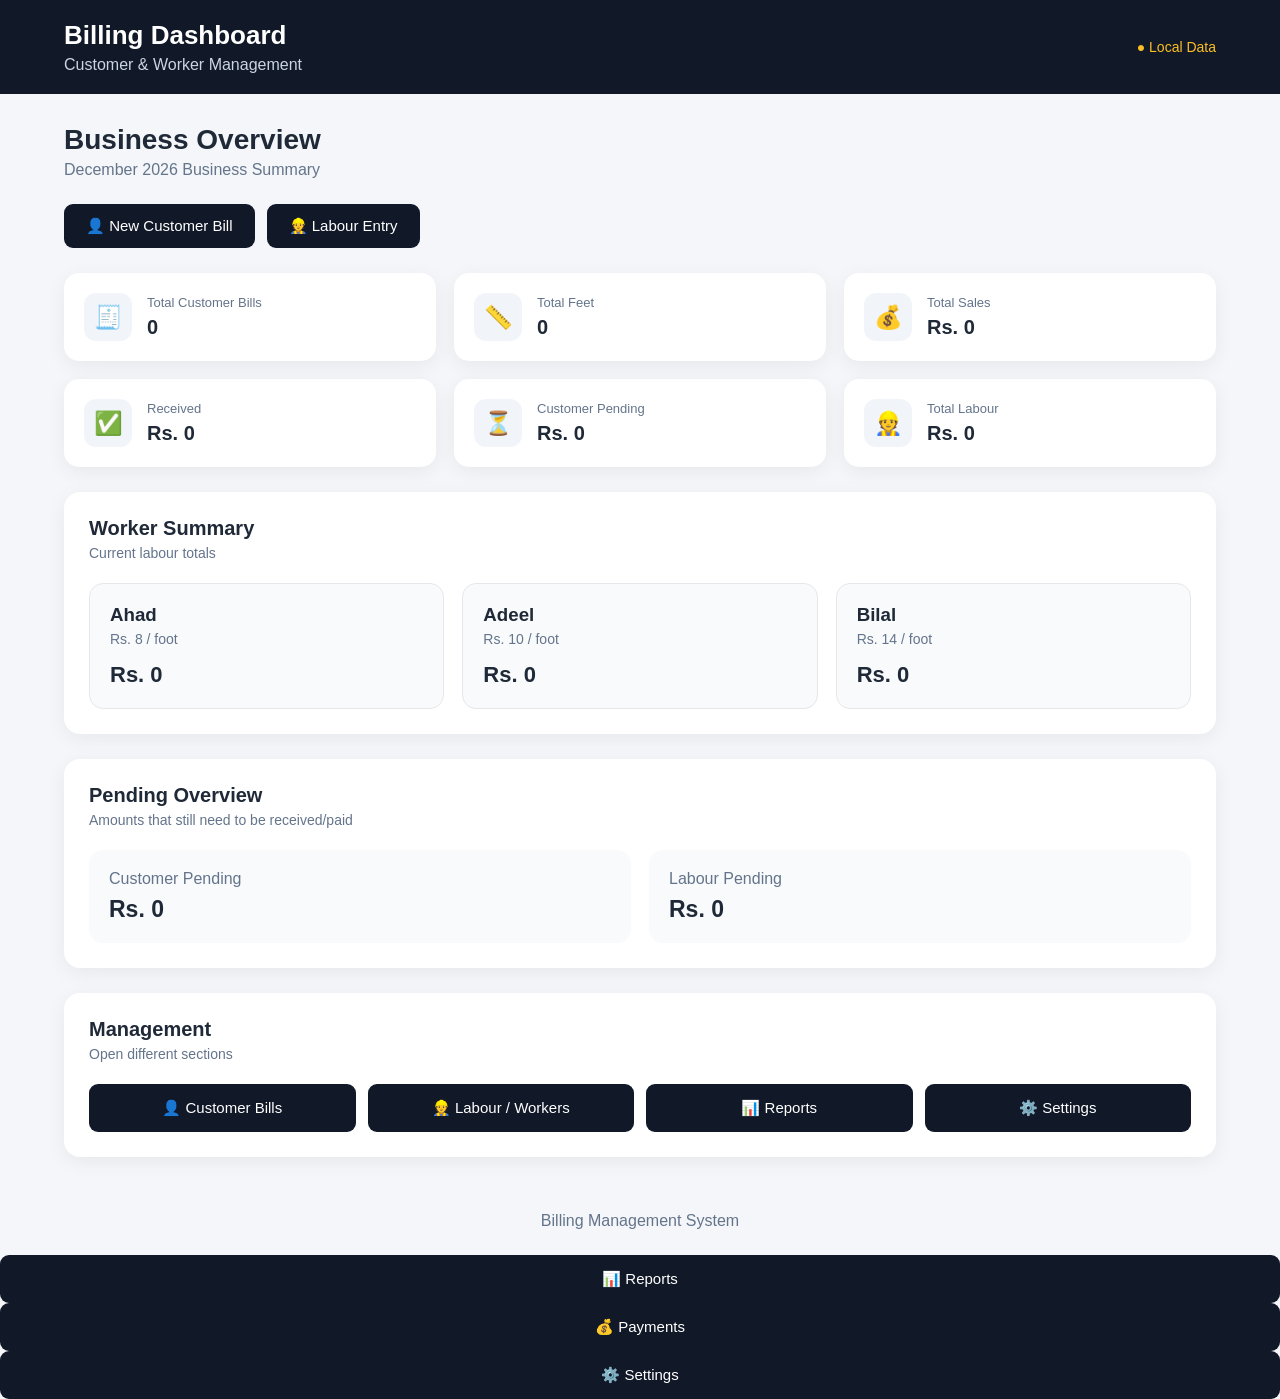
<file: index.html>
<!DOCTYPE html>
<html lang="en">

<head>

    <meta charset="UTF-8">

    <meta
        name="viewport"
        content="width=device-width, initial-scale=1.0"
    >

    <title>Billing Dashboard</title>

    <link rel="stylesheet" href="style.css">

</head>


<body>


<header class="app-header">

    <div>

        <h1>Billing Dashboard</h1>

        <p>Customer & Worker Management</p>

    </div>

    <div class="status">
        ● Local Data
    </div>

</header>



<main class="container">


    <!-- HEADING -->

    <div class="page-heading">

        <div>

            <h2>Business Overview</h2>

            <p id="dashboardMonth">
                Monthly business summary
            </p>

        </div>

    </div>



    <!-- QUICK ACTIONS -->

    <section class="quick-actions">

        <button
            onclick="openCustomerBills()"
            class="quick-btn"
        >
            👤 New Customer Bill
        </button>


        <button
            onclick="openWorkers()"
            class="quick-btn"
        >
            👷 Labour Entry
        </button>

    </section>



    <!-- CUSTOMER STATS -->

    <section class="stats-grid">


        <div class="stat-card">

            <div class="stat-icon">
                🧾
            </div>

            <div>

                <span>Total Customer Bills</span>

                <strong id="totalCustomerBills">
                    0
                </strong>

            </div>

        </div>



        <div class="stat-card">

            <div class="stat-icon">
                📏
            </div>

            <div>

                <span>Total Feet</span>

                <strong id="totalCustomerFeet">
                    0
                </strong>

            </div>

        </div>



        <div class="stat-card">

            <div class="stat-icon">
                💰
            </div>

            <div>

                <span>Total Sales</span>

                <strong id="totalSales">
                    Rs. 0
                </strong>

            </div>

        </div>



        <div class="stat-card">

            <div class="stat-icon">
                ✅
            </div>

            <div>

                <span>Received</span>

                <strong id="totalReceived">
                    Rs. 0
                </strong>

            </div>

        </div>



        <div class="stat-card">

            <div class="stat-icon">
                ⏳
            </div>

            <div>

                <span>Customer Pending</span>

                <strong id="totalPending">
                    Rs. 0
                </strong>

            </div>

        </div>



        <div class="stat-card">

            <div class="stat-icon">
                👷
            </div>

            <div>

                <span>Total Labour</span>

                <strong id="totalLabour">
                    Rs. 0
                </strong>

            </div>

        </div>

    </section>



    <!-- WORKER CARDS -->

    <section class="bill-box">

        <div class="box-title">

            <div>

                <h3>Worker Summary</h3>

                <p>
                    Current labour totals
                </p>

            </div>

        </div>


        <div class="worker-dashboard-grid">


            <div class="dashboard-worker">

                <h3>Ahad</h3>

                <p>Rs. 8 / foot</p>

                <strong id="dashboardAhad">
                    Rs. 0
                </strong>

            </div>



            <div class="dashboard-worker">

                <h3>Adeel</h3>

                <p>Rs. 10 / foot</p>

                <strong id="dashboardAdeel">
                    Rs. 0
                </strong>

            </div>



            <div class="dashboard-worker">

                <h3>Bilal</h3>

                <p>Rs. 14 / foot</p>

                <strong id="dashboardBilal">
                    Rs. 0
                </strong>

            </div>


        </div>

    </section>



    <!-- PENDING -->

    <section class="bill-box">

        <div class="box-title">

            <div>

                <h3>Pending Overview</h3>

                <p>
                    Amounts that still need to be received/paid
                </p>

            </div>

        </div>


        <div class="pending-grid">


            <div class="pending-card">

                <span>Customer Pending</span>

                <strong id="dashboardCustomerPending">
                    Rs. 0
                </strong>

            </div>



            <div class="pending-card">

                <span>Labour Pending</span>

                <strong id="dashboardLabourPending">
                    Rs. 0
                </strong>

            </div>


        </div>

    </section>



    <!-- NAVIGATION -->

    <section class="bill-box">

        <div class="box-title">

            <div>

                <h3>Management</h3>

                <p>
                    Open different sections
                </p>

            </div>

        </div>


        <div class="management-grid">


            <button
                onclick="openCustomerBills()"
                class="management-btn"
            >
                👤 Customer Bills
            </button>


            <button
                onclick="openWorkers()"
                class="management-btn"
            >
                👷 Labour / Workers
            </button>


            <button
                onclick="alert('Reports module will be added soon.')"
                class="management-btn"
            >
                📊 Reports
            </button>


            <button
                onclick="alert('Settings module will be added soon.')"
                class="management-btn"
            >
                ⚙️ Settings
            </button>


        </div>

    </section>


</main>



<footer>

    Billing Management System

</footer>



<script src="app.js"></script>

</body>

</html><button
    onclick="alert('Reports module will be added soon.')"
    class="management-btn"
>
    📊 Reports
</button><button
    onclick="openPayments()"
    class="management-btn"
>
    💰 Payments
</button><button
    onclick="alert('Settings module will be added soon.')"
    class="management-btn"
>
    ⚙️ Settings
</button>
</file>
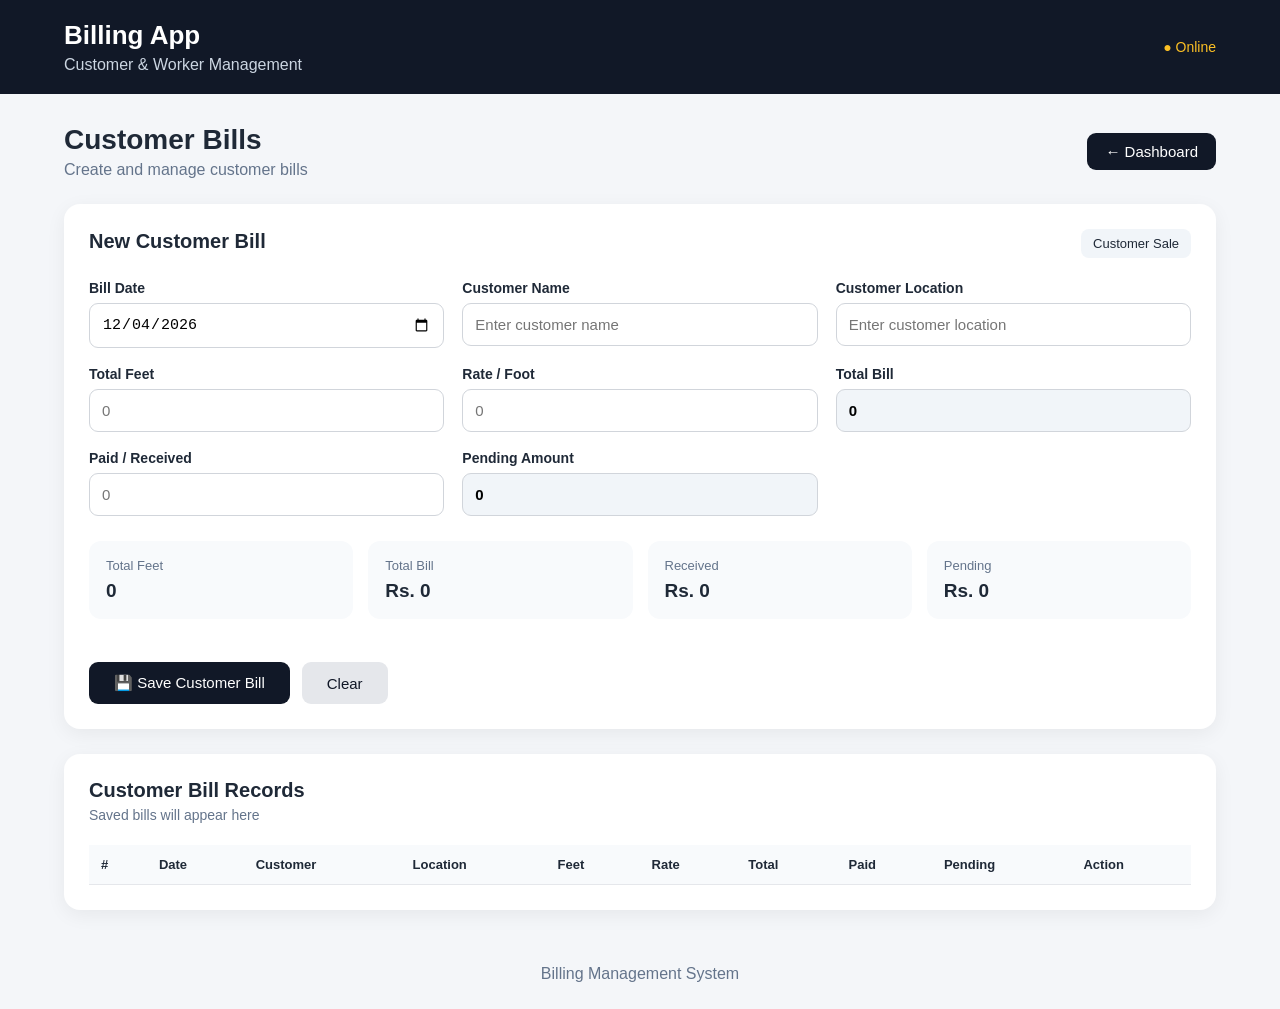
<file: customer.html>
<!DOCTYPE html>
<html lang="en">
<head>
    <meta charset="UTF-8">
    <meta name="viewport" content="width=device-width, initial-scale=1.0">

    <title>Billing App</title>

    <link rel="stylesheet" href="style.css">
    <link rel="manifest" href="manifest.json">
</head>

<body>

<header class="app-header">

    <div>
        <h1>Billing App</h1>
        <p>Customer & Worker Management</p>
    </div>

    <div class="status">
        ● Online
    </div>

</header>


<main class="container">

    <!-- Page Title -->

    <div class="page-heading">

        <div>
            <h2>Customer Bills</h2>
            <p>Create and manage customer bills</p>
        </div>

        <button class="back-btn" onclick="goHome()">
            ← Dashboard
        </button>

    </div>


    <!-- Customer Bill Form -->

    <section class="bill-box">

        <div class="box-title">
            <h3>New Customer Bill</h3>
            <span>Customer Sale</span>
        </div>


        <div class="form-grid">

            <!-- Date -->

            <div class="form-group">
                <label>Bill Date</label>

                <input
                    type="date"
                    id="billDate"
                >

            </div>


            <!-- Customer -->

            <div class="form-group">
                <label>Customer Name</label>

                <input
                    type="text"
                    id="customerName"
                    placeholder="Enter customer name"
                >

            </div>


            <!-- Location -->

            <div class="form-group">
                <label>Customer Location</label>

                <input
                    type="text"
                    id="customerLocation"
                    placeholder="Enter customer location"
                >

            </div>


            <!-- Feet -->

            <div class="form-group">
                <label>Total Feet</label>

                <input
                    type="number"
                    id="totalFeet"
                    placeholder="0"
                    min="0"
                >

            </div>


            <!-- Rate -->

            <div class="form-group">
                <label>Rate / Foot</label>

                <input
                    type="number"
                    id="rate"
                    placeholder="0"
                    min="0"
                >

            </div>


            <!-- Total -->

            <div class="form-group">

                <label>Total Bill</label>

                <input
                    type="number"
                    id="totalBill"
                    value="0"
                    readonly
                >

            </div>


            <!-- Paid -->

            <div class="form-group">

                <label>Paid / Received</label>

                <input
                    type="number"
                    id="paid"
                    placeholder="0"
                    min="0"
                >

            </div>


            <!-- Pending -->

            <div class="form-group">

                <label>Pending Amount</label>

                <input
                    type="number"
                    id="pending"
                    value="0"
                    readonly
                >

            </div>

        </div>


        <!-- Bill Summary -->

        <div class="bill-summary">

            <div>
                <span>Total Feet</span>
                <strong id="summaryFeet">0</strong>
            </div>

            <div>
                <span>Total Bill</span>
                <strong id="summaryTotal">Rs. 0</strong>
            </div>

            <div>
                <span>Received</span>
                <strong id="summaryPaid">Rs. 0</strong>
            </div>

            <div>
                <span>Pending</span>
                <strong id="summaryPending">Rs. 0</strong>
            </div>

        </div>


        <!-- Save -->

        <div class="form-actions">

            <button
                class="save-btn"
                onclick="saveBill()"
            >
                💾 Save Customer Bill
            </button>

            <button
                class="clear-btn"
                onclick="clearForm()"
            >
                Clear
            </button>

        </div>

    </section>


    <!-- Customer Bills Table -->

    <section class="bill-box">

        <div class="box-title">

            <div>
                <h3>Customer Bill Records</h3>
                <p>Saved bills will appear here</p>
            </div>

        </div>


        <div class="table-container">

            <table>

                <thead>

                    <tr>
                        <th>#</th>
                        <th>Date</th>
                        <th>Customer</th>
                        <th>Location</th>
                        <th>Feet</th>
                        <th>Rate</th>
                        <th>Total</th>
                        <th>Paid</th>
                        <th>Pending</th>
                        <th>Action</th>
                    </tr>

                </thead>


                <tbody id="billTableBody">

                </tbody>

            </table>

        </div>

    </section>

</main>


<footer>
    Billing Management System
</footer>


<script src="app.js"></script>

</body>
</html>
</file>
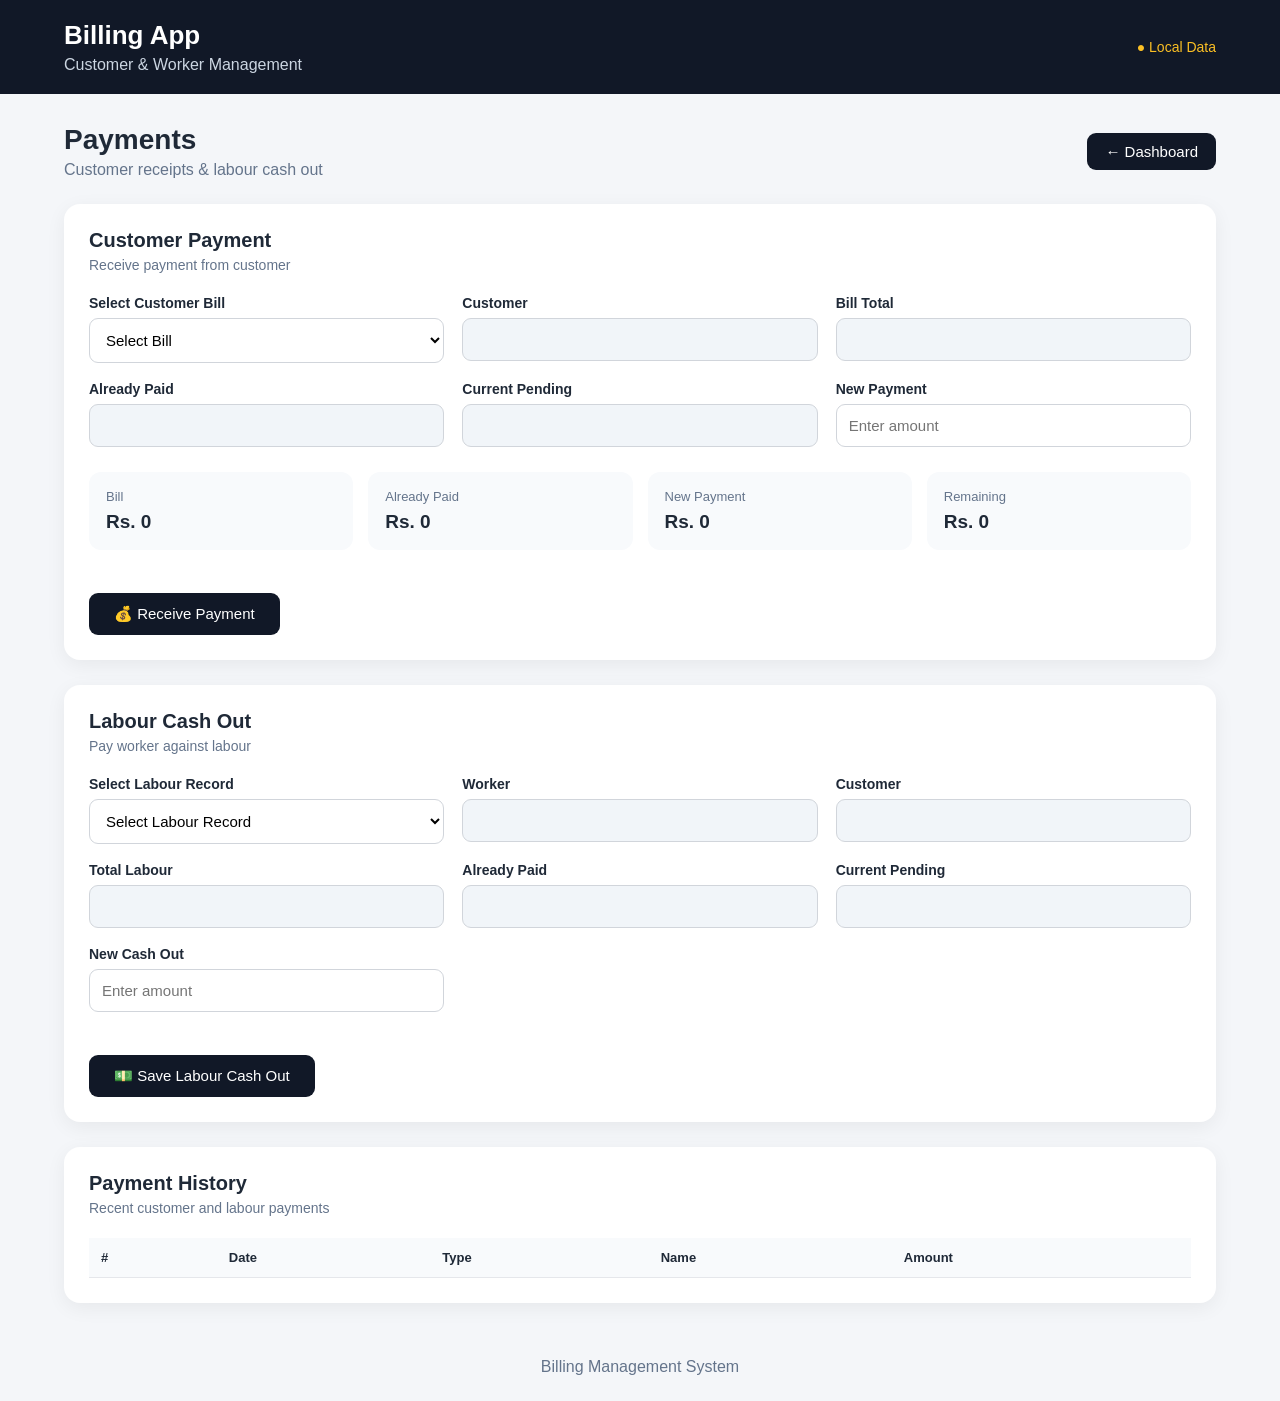
<file: payments.html>
<!DOCTYPE html>
<html lang="en">

<head>

    <meta charset="UTF-8">

    <meta
        name="viewport"
        content="width=device-width, initial-scale=1.0"
    >

    <title>Payments</title>

    <link rel="stylesheet" href="style.css">

</head>


<body>


<header class="app-header">

    <div>

        <h1>Billing App</h1>

        <p>Customer & Worker Management</p>

    </div>

    <div class="status">
        ● Local Data
    </div>

</header>



<main class="container">


    <div class="page-heading">

        <div>

            <h2>Payments</h2>

            <p>Customer receipts & labour cash out</p>

        </div>

        <button
            class="back-btn"
            onclick="goDashboard()"
        >
            ← Dashboard
        </button>

    </div>



    <!-- CUSTOMER PAYMENT -->

    <section class="bill-box">

        <div class="box-title">

            <div>

                <h3>Customer Payment</h3>

                <p>
                    Receive payment from customer
                </p>

            </div>

        </div>


        <div class="form-grid">


            <div class="form-group">

                <label>Select Customer Bill</label>

                <select
                    id="paymentBill"
                    onchange="showBillPaymentInfo()"
                >

                    <option value="">
                        Select Bill
                    </option>

                </select>

            </div>



            <div class="form-group">

                <label>Customer</label>

                <input
                    type="text"
                    id="paymentCustomer"
                    readonly
                >

            </div>



            <div class="form-group">

                <label>Bill Total</label>

                <input
                    type="number"
                    id="paymentBillTotal"
                    readonly
                >

            </div>



            <div class="form-group">

                <label>Already Paid</label>

                <input
                    type="number"
                    id="paymentAlreadyPaid"
                    readonly
                >

            </div>



            <div class="form-group">

                <label>Current Pending</label>

                <input
                    type="number"
                    id="paymentCurrentPending"
                    readonly
                >

            </div>



            <div class="form-group">

                <label>New Payment</label>

                <input
                    type="number"
                    id="newCustomerPayment"
                    placeholder="Enter amount"
                    min="0"
                >

            </div>


        </div>


        <div class="bill-summary">


            <div>

                <span>Bill</span>

                <strong id="paymentSummaryBill">
                    Rs. 0
                </strong>

            </div>


            <div>

                <span>Already Paid</span>

                <strong id="paymentSummaryPaid">
                    Rs. 0
                </strong>

            </div>


            <div>

                <span>New Payment</span>

                <strong id="paymentSummaryNew">
                    Rs. 0
                </strong>

            </div>


            <div>

                <span>Remaining</span>

                <strong id="paymentSummaryPending">
                    Rs. 0
                </strong>

            </div>


        </div>


        <div class="form-actions">

            <button
                class="save-btn"
                onclick="receiveCustomerPayment()"
            >
                💰 Receive Payment
            </button>

        </div>

    </section>




    <!-- LABOUR PAYMENT -->

    <section class="bill-box">

        <div class="box-title">

            <div>

                <h3>Labour Cash Out</h3>

                <p>
                    Pay worker against labour
                </p>

            </div>

        </div>


        <div class="form-grid">


            <div class="form-group">

                <label>Select Labour Record</label>

                <select
                    id="labourPaymentRecord"
                    onchange="showLabourPaymentInfo()"
                >

                    <option value="">
                        Select Labour Record
                    </option>

                </select>

            </div>



            <div class="form-group">

                <label>Worker</label>

                <input
                    type="text"
                    id="labourPaymentWorker"
                    readonly
                >

            </div>



            <div class="form-group">

                <label>Customer</label>

                <input
                    type="text"
                    id="labourPaymentCustomer"
                    readonly
                >

            </div>



            <div class="form-group">

                <label>Total Labour</label>

                <input
                    type="number"
                    id="labourPaymentTotal"
                    readonly
                >

            </div>



            <div class="form-group">

                <label>Already Paid</label>

                <input
                    type="number"
                    id="labourAlreadyPaid"
                    readonly
                >

            </div>



            <div class="form-group">

                <label>Current Pending</label>

                <input
                    type="number"
                    id="labourCurrentPending"
                    readonly
                >

            </div>



            <div class="form-group">

                <label>New Cash Out</label>

                <input
                    type="number"
                    id="newLabourPayment"
                    placeholder="Enter amount"
                    min="0"
                >

            </div>


        </div>


        <div class="form-actions">

            <button
                class="save-btn"
                onclick="payLabour()"
            >
                💵 Save Labour Cash Out
            </button>

        </div>

    </section>




    <!-- PAYMENT HISTORY -->

    <section class="bill-box">

        <div class="box-title">

            <div>

                <h3>Payment History</h3>

                <p>
                    Recent customer and labour payments
                </p>

            </div>

        </div>


        <div class="table-container">

            <table>

                <thead>

                    <tr>

                        <th>#</th>

                        <th>Date</th>

                        <th>Type</th>

                        <th>Name</th>

                        <th>Amount</th>

                    </tr>

                </thead>


                <tbody id="paymentHistoryBody">

                </tbody>

            </table>

        </div>

    </section>


</main>



<footer>
    Billing Management System
</footer>



<script src="app.js"></script>

</body>

</html>
</file>
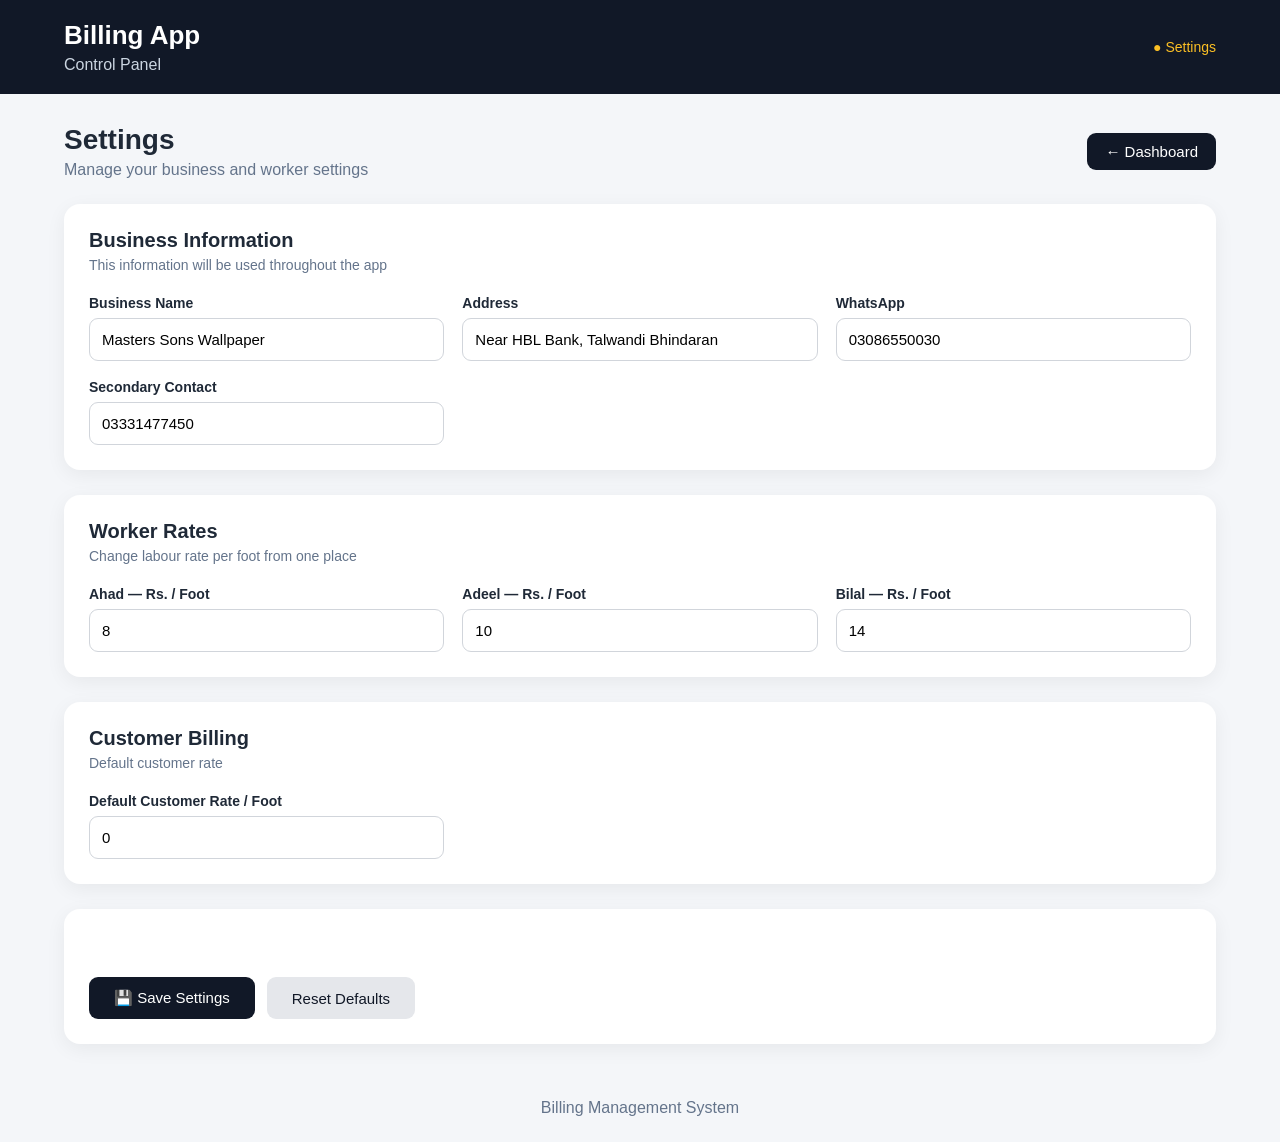
<file: settings.html>
<!DOCTYPE html>
<html lang="en">

<head>

    <meta charset="UTF-8">

    <meta
        name="viewport"
        content="width=device-width, initial-scale=1.0"
    >

    <title>Settings</title>

    <link rel="stylesheet" href="style.css">

</head>


<body>


<header class="app-header">

    <div>

        <h1>Billing App</h1>

        <p>Control Panel</p>

    </div>

    <div class="status">
        ● Settings
    </div>

</header>



<main class="container">


    <div class="page-heading">

        <div>

            <h2>Settings</h2>

            <p>Manage your business and worker settings</p>

        </div>

        <button
            class="back-btn"
            onclick="goDashboard()"
        >
            ← Dashboard
        </button>

    </div>



    <!-- BUSINESS SETTINGS -->

    <section class="bill-box">

        <div class="box-title">

            <div>

                <h3>Business Information</h3>

                <p>
                    This information will be used throughout the app
                </p>

            </div>

        </div>


        <div class="form-grid">


            <div class="form-group">

                <label>Business Name</label>

                <input
                    type="text"
                    id="businessName"
                    placeholder="Enter business name"
                >

            </div>



            <div class="form-group">

                <label>Address</label>

                <input
                    type="text"
                    id="businessAddress"
                    placeholder="Enter business address"
                >

            </div>



            <div class="form-group">

                <label>WhatsApp</label>

                <input
                    type="text"
                    id="businessWhatsApp"
                    placeholder="03000000000"
                >

            </div>



            <div class="form-group">

                <label>Secondary Contact</label>

                <input
                    type="text"
                    id="businessPhone"
                    placeholder="03300000000"
                >

            </div>


        </div>

    </section>



    <!-- WORKER SETTINGS -->

    <section class="bill-box">

        <div class="box-title">

            <div>

                <h3>Worker Rates</h3>

                <p>
                    Change labour rate per foot from one place
                </p>

            </div>

        </div>


        <div class="form-grid">


            <div class="form-group">

                <label>Ahad — Rs. / Foot</label>

                <input
                    type="number"
                    id="ahadRate"
                    min="0"
                >

            </div>



            <div class="form-group">

                <label>Adeel — Rs. / Foot</label>

                <input
                    type="number"
                    id="adeelRate"
                    min="0"
                >

            </div>



            <div class="form-group">

                <label>Bilal — Rs. / Foot</label>

                <input
                    type="number"
                    id="bilalRate"
                    min="0"
                >

            </div>


        </div>

    </section>



    <!-- CUSTOMER SETTINGS -->

    <section class="bill-box">

        <div class="box-title">

            <div>

                <h3>Customer Billing</h3>

                <p>
                    Default customer rate
                </p>

            </div>

        </div>


        <div class="form-grid">

            <div class="form-group">

                <label>Default Customer Rate / Foot</label>

                <input
                    type="number"
                    id="defaultCustomerRate"
                    min="0"
                >

            </div>

        </div>

    </section>



    <!-- SAVE -->

    <section class="bill-box">

        <div class="form-actions">

            <button
                class="save-btn"
                onclick="saveSettings()"
            >
                💾 Save Settings
            </button>


            <button
                class="clear-btn"
                onclick="resetSettings()"
            >
                Reset Defaults
            </button>

        </div>

    </section>


</main>



<footer>
    Billing Management System
</footer>



<script src="app.js"></script>

</body>

</html>
</file>
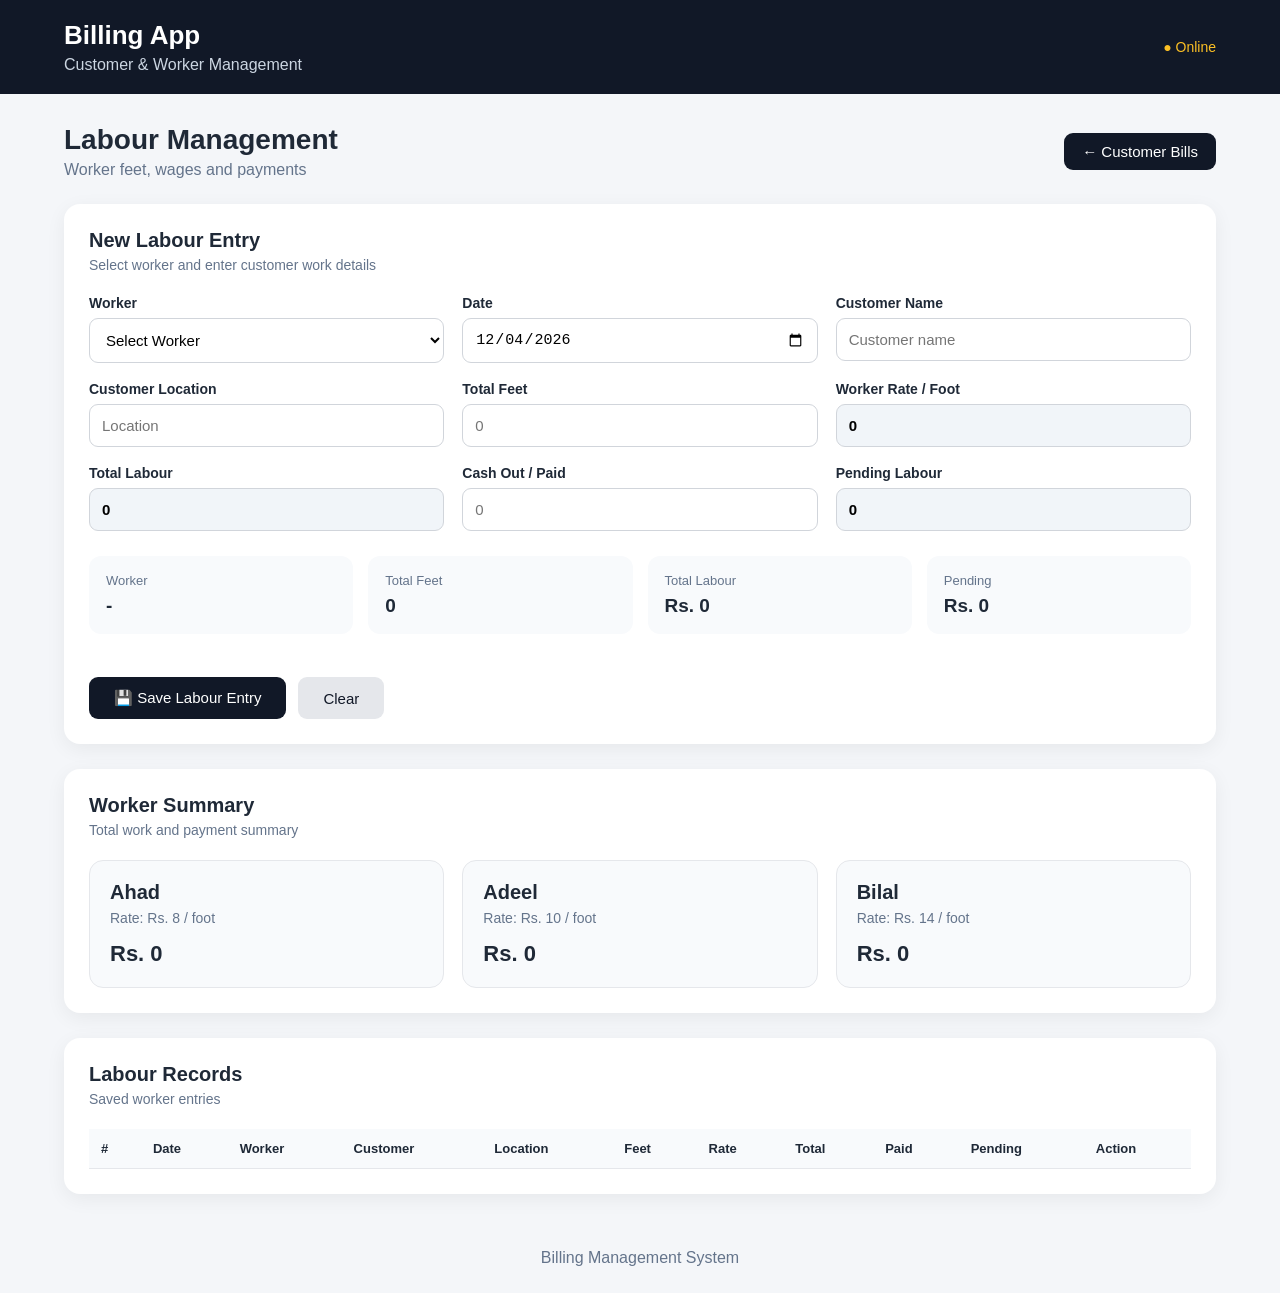
<file: worker.html>
<!DOCTYPE html>
<html lang="en">

<head>

    <meta charset="UTF-8">

    <meta
        name="viewport"
        content="width=device-width, initial-scale=1.0"
    >

    <title>Labour Management</title>

    <link rel="stylesheet" href="style.css">

</head>


<body>


<header class="app-header">

    <div>

        <h1>Billing App</h1>

        <p>Customer & Worker Management</p>

    </div>

    <div class="status">
        ● Online
    </div>

</header>



<main class="container">


    <!-- PAGE HEADING -->

    <div class="page-heading">

        <div>

            <h2>Labour Management</h2>

            <p>Worker feet, wages and payments</p>

        </div>

        <button
            class="back-btn"
            onclick="goCustomerBills()"
        >
            ← Customer Bills
        </button>

    </div>



    <!-- WORKER SELECT -->

    <section class="bill-box">

        <div class="box-title">

            <div>

                <h3>New Labour Entry</h3>

                <p>
                    Select worker and enter customer work details
                </p>

            </div>

        </div>


        <div class="form-grid">


            <!-- WORKER -->

            <div class="form-group">

                <label>Worker</label>

                <select
                    id="workerName"
                    onchange="setWorkerRate()"
                >

                    <option value="">
                        Select Worker
                    </option>

                    <option value="Ahad">
                        Ahad
                    </option>

                    <option value="Adeel">
                        Adeel
                    </option>

                    <option value="Bilal">
                        Bilal
                    </option>

                </select>

            </div>



            <!-- DATE -->

            <div class="form-group">

                <label>Date</label>

                <input
                    type="date"
                    id="labourDate"
                >

            </div>



            <!-- CUSTOMER -->

            <div class="form-group">

                <label>Customer Name</label>

                <input
                    type="text"
                    id="labourCustomer"
                    placeholder="Customer name"
                >

            </div>



            <!-- LOCATION -->

            <div class="form-group">

                <label>Customer Location</label>

                <input
                    type="text"
                    id="labourLocation"
                    placeholder="Location"
                >

            </div>



            <!-- FEET -->

            <div class="form-group">

                <label>Total Feet</label>

                <input
                    type="number"
                    id="labourFeet"
                    placeholder="0"
                    min="0"
                >

            </div>



            <!-- RATE -->

            <div class="form-group">

                <label>Worker Rate / Foot</label>

                <input
                    type="number"
                    id="workerRate"
                    value="0"
                    readonly
                >

            </div>



            <!-- TOTAL -->

            <div class="form-group">

                <label>Total Labour</label>

                <input
                    type="number"
                    id="labourTotal"
                    value="0"
                    readonly
                >

            </div>



            <!-- CASH OUT -->

            <div class="form-group">

                <label>Cash Out / Paid</label>

                <input
                    type="number"
                    id="labourPaid"
                    placeholder="0"
                    min="0"
                >

            </div>



            <!-- PENDING -->

            <div class="form-group">

                <label>Pending Labour</label>

                <input
                    type="number"
                    id="labourPending"
                    value="0"
                    readonly
                >

            </div>


        </div>



        <!-- SUMMARY -->

        <div class="bill-summary">


            <div>

                <span>Worker</span>

                <strong id="summaryWorker">
                    -
                </strong>

            </div>


            <div>

                <span>Total Feet</span>

                <strong id="summaryLabourFeet">
                    0
                </strong>

            </div>


            <div>

                <span>Total Labour</span>

                <strong id="summaryLabourTotal">
                    Rs. 0
                </strong>

            </div>


            <div>

                <span>Pending</span>

                <strong id="summaryLabourPending">
                    Rs. 0
                </strong>

            </div>


        </div>



        <!-- BUTTONS -->

        <div class="form-actions">

            <button
                class="save-btn"
                onclick="saveLabour()"
            >
                💾 Save Labour Entry
            </button>


            <button
                class="clear-btn"
                onclick="clearLabourForm()"
            >
                Clear
            </button>

        </div>


    </section>




    <!-- WORKER SUMMARY -->

    <section class="bill-box">

        <div class="box-title">

            <div>

                <h3>Worker Summary</h3>

                <p>
                    Total work and payment summary
                </p>

            </div>

        </div>


        <div class="worker-summary-grid">


            <div class="worker-card">

                <h3>Ahad</h3>

                <p>Rate: Rs. 8 / foot</p>

                <strong id="ahadSummary">
                    Rs. 0
                </strong>

            </div>



            <div class="worker-card">

                <h3>Adeel</h3>

                <p>Rate: Rs. 10 / foot</p>

                <strong id="adeelSummary">
                    Rs. 0
                </strong>

            </div>



            <div class="worker-card">

                <h3>Bilal</h3>

                <p>Rate: Rs. 14 / foot</p>

                <strong id="bilalSummary">
                    Rs. 0
                </strong>

            </div>


        </div>

    </section>




    <!-- RECORDS -->

    <section class="bill-box">

        <div class="box-title">

            <div>

                <h3>Labour Records</h3>

                <p>
                    Saved worker entries
                </p>

            </div>

        </div>


        <div class="table-container">

            <table>

                <thead>

                    <tr>

                        <th>#</th>

                        <th>Date</th>

                        <th>Worker</th>

                        <th>Customer</th>

                        <th>Location</th>

                        <th>Feet</th>

                        <th>Rate</th>

                        <th>Total</th>

                        <th>Paid</th>

                        <th>Pending</th>

                        <th>Action</th>

                    </tr>

                </thead>


                <tbody id="labourTableBody">

                </tbody>

            </table>

        </div>

    </section>


</main>



<footer>

    Billing Management System

</footer>



<script src="app.js"></script>


</body>

</html>
</file>
<file: style.css>
* {
    margin: 0;
    padding: 0;
    box-sizing: border-box;
}

body {
    font-family: Arial, sans-serif;
    background: #f4f6f9;
    color: #1f2937;
}

.app-header {
    background: #111827;
    color: white;
    padding: 20px 5%;
    display: flex;
    justify-content: space-between;
    align-items: center;
}

.app-header h1 {
    font-size: 26px;
}

.app-header p {
    margin-top: 5px;
    color: #cbd5e1;
}

.status {
    color: #fbbf24;
    font-size: 14px;
}

.container {
    width: 90%;
    max-width: 1200px;
    margin: 30px auto;
}

.welcome {
    margin-bottom: 25px;
}

.welcome h2 {
    font-size: 28px;
    margin-bottom: 5px;
}

.welcome p {
    color: #64748b;
}

.dashboard-grid {
    display: grid;
    grid-template-columns: repeat(3, 1fr);
    gap: 20px;
}

.card {
    background: white;
    padding: 25px;
    border-radius: 16px;
    box-shadow: 0 5px 20px rgba(0,0,0,0.07);
    transition: 0.2s;
}

.card:hover {
    transform: translateY(-4px);
}

.icon {
    font-size: 32px;
    margin-bottom: 15px;
}

.card h3 {
    margin-bottom: 8px;
}

.card p {
    color: #64748b;
    min-height: 40px;
    line-height: 1.5;
}

button {
    margin-top: 18px;
    width: 100%;
    padding: 11px;
    border: none;
    border-radius: 9px;
    background: #111827;
    color: white;
    cursor: pointer;
    font-size: 15px;
}

button:hover {
    background: #374151;
}

footer {
    text-align: center;
    padding: 25px;
    color: #64748b;
}


/* Mobile */

@media (max-width: 768px) {

    .app-header {
        padding: 18px;
    }

    .app-header h1 {
        font-size: 21px;
    }

    .app-header p {
        font-size: 12px;
    }

    .container {
        width: 92%;
        margin: 20px auto;
    }

    .welcome h2 {
        font-size: 23px;
    }

    .dashboard-grid {
        grid-template-columns: 1fr;
        gap: 14px;
    }

    .card {
        padding: 20px;
    }

}/* ================================
   CUSTOMER BILL PAGE
================================ */

.page-heading {
    display: flex;
    justify-content: space-between;
    align-items: center;
    margin-bottom: 25px;
}

.page-heading h2 {
    font-size: 28px;
    margin-bottom: 5px;
}

.page-heading p {
    color: #64748b;
}

.back-btn {
    width: auto;
    margin: 0;
    padding: 10px 18px;
}


.bill-box {
    background: white;
    border-radius: 16px;
    padding: 25px;
    margin-bottom: 25px;
    box-shadow: 0 5px 20px rgba(0,0,0,0.06);
}


.box-title {
    display: flex;
    justify-content: space-between;
    align-items: center;
    margin-bottom: 22px;
}

.box-title h3 {
    font-size: 20px;
    margin-bottom: 5px;
}

.box-title p {
    color: #64748b;
    font-size: 14px;
}

.box-title span {
    background: #f1f5f9;
    padding: 7px 12px;
    border-radius: 8px;
    font-size: 13px;
}


.form-grid {
    display: grid;
    grid-template-columns: repeat(3, 1fr);
    gap: 18px;
}


.form-group {
    display: flex;
    flex-direction: column;
}


.form-group label {
    font-size: 14px;
    font-weight: 600;
    margin-bottom: 7px;
}


.form-group input {
    width: 100%;
    padding: 12px;
    border: 1px solid #d1d5db;
    border-radius: 9px;
    font-size: 15px;
    outline: none;
}


.form-group input:focus {
    border-color: #111827;
}


.form-group input[readonly] {
    background: #f1f5f9;
    font-weight: bold;
}


.bill-summary {
    display: grid;
    grid-template-columns: repeat(4, 1fr);
    gap: 15px;
    margin-top: 25px;
}


.bill-summary div {
    background: #f8fafc;
    border-radius: 12px;
    padding: 17px;
}


.bill-summary span {
    display: block;
    color: #64748b;
    font-size: 13px;
    margin-bottom: 7px;
}


.bill-summary strong {
    font-size: 19px;
}


.form-actions {
    display: flex;
    gap: 12px;
    margin-top: 25px;
}


.save-btn {
    width: auto;
    background: #111827;
    padding: 12px 25px;
}


.clear-btn {
    width: auto;
    background: #e5e7eb;
    color: #111827;
    padding: 12px 25px;
}


.table-container {
    width: 100%;
    overflow-x: auto;
}


table {
    width: 100%;
    border-collapse: collapse;
    min-width: 950px;
}


th,
td {
    padding: 12px;
    border-bottom: 1px solid #e5e7eb;
    text-align: left;
    font-size: 13px;
}


th {
    background: #f8fafc;
    font-weight: 600;
}


.delete-btn {
    background: #fee2e2;
    color: #991b1b;
    padding: 7px 10px;
    width: auto;
    margin: 0;
}


/* ================================
   MOBILE
================================ */

@media (max-width: 768px) {

    .page-heading {
        align-items: flex-start;
        gap: 15px;
    }

    .page-heading h2 {
        font-size: 22px;
    }

    .back-btn {
        padding: 8px 12px;
        font-size: 12px;
    }

    .bill-box {
        padding: 18px;
        border-radius: 13px;
    }

    .box-title {
        align-items: flex-start;
        gap: 10px;
    }

    .box-title span {
        display: none;
    }

    .form-grid {
        grid-template-columns: 1fr;
        gap: 15px;
    }

    .bill-summary {
        grid-template-columns: 1fr 1fr;
    }

    .bill-summary div {
        padding: 13px;
    }

    .form-actions {
        flex-direction: column;
    }

    .save-btn,
    .clear-btn {
        width: 100%;
    }

}/* ================================
   LABOUR SYSTEM
================================ */

.form-group select {
    width: 100%;
    padding: 12px;
    border: 1px solid #d1d5db;
    border-radius: 9px;
    font-size: 15px;
    background: white;
    outline: none;
}

.form-group select:focus {
    border-color: #111827;
}


.worker-summary-grid {
    display: grid;
    grid-template-columns: repeat(3, 1fr);
    gap: 18px;
}


.worker-card {
    background: #f8fafc;
    border-radius: 14px;
    padding: 20px;
    border: 1px solid #e5e7eb;
}


.worker-card h3 {
    font-size: 20px;
    margin-bottom: 6px;
}


.worker-card p {
    color: #64748b;
    font-size: 14px;
    margin-bottom: 15px;
}


.worker-card strong {
    font-size: 22px;
}


@media (max-width: 768px) {

    .worker-summary-grid {
        grid-template-columns: 1fr;
    }

}/* =================================
   MAIN DASHBOARD
================================= */

.quick-actions {
    display: flex;
    gap: 12px;
    margin-bottom: 25px;
}

.quick-btn {
    width: auto;
    margin: 0;
    padding: 13px 22px;
}


.stats-grid {
    display: grid;
    grid-template-columns: repeat(3, 1fr);
    gap: 18px;
    margin-bottom: 25px;
}


.stat-card {
    background: white;
    border-radius: 15px;
    padding: 20px;
    display: flex;
    align-items: center;
    gap: 15px;
    box-shadow: 0 5px 20px rgba(0,0,0,0.06);
}


.stat-icon {
    width: 48px;
    height: 48px;
    border-radius: 12px;
    background: #f1f5f9;
    display: flex;
    align-items: center;
    justify-content: center;
    font-size: 23px;
}


.stat-card span {
    display: block;
    color: #64748b;
    font-size: 13px;
    margin-bottom: 6px;
}


.stat-card strong {
    font-size: 20px;
}


.worker-dashboard-grid {
    display: grid;
    grid-template-columns: repeat(3, 1fr);
    gap: 18px;
}


.dashboard-worker {
    background: #f8fafc;
    border: 1px solid #e5e7eb;
    border-radius: 14px;
    padding: 20px;
}


.dashboard-worker h3 {
    margin-bottom: 5px;
}


.dashboard-worker p {
    color: #64748b;
    font-size: 14px;
    margin-bottom: 15px;
}


.dashboard-worker strong {
    font-size: 22px;
}


.pending-grid {
    display: grid;
    grid-template-columns: 1fr 1fr;
    gap: 18px;
}


.pending-card {
    background: #f8fafc;
    border-radius: 14px;
    padding: 20px;
}


.pending-card span {
    display: block;
    color: #64748b;
    margin-bottom: 8px;
}


.pending-card strong {
    font-size: 23px;
}


.management-grid {
    display: grid;
    grid-template-columns: repeat(4, 1fr);
    gap: 12px;
}


.management-btn {
    margin: 0;
    padding: 15px;
    width: 100%;
}


@media (max-width: 768px) {

    .quick-actions {
        flex-direction: column;
    }

    .quick-btn {
        width: 100%;
    }

    .stats-grid {
        grid-template-columns: 1fr 1fr;
        gap: 12px;
    }

    .stat-card {
        padding: 15px;
    }

    .stat-icon {
        width: 40px;
        height: 40px;
        font-size: 18px;
    }

    .stat-card strong {
        font-size: 17px;
    }

    .worker-dashboard-grid {
        grid-template-columns: 1fr;
    }

    .pending-grid {
        grid-template-columns: 1fr;
    }

    .management-grid {
        grid-template-columns: 1fr 1fr;
    }

}/* =================================
   PAYMENTS
================================ */

.payment-success {
    background: #ecfdf5;
    border: 1px solid #a7f3d0;
}


@media (max-width: 768px) {

    .payment-summary {
        grid-template-columns: 1fr;
    }

}/* =================================
   SETTINGS
================================ */

.settings-note {
    color: #64748b;
    font-size: 13px;
    margin-top: 6px;
}
</file>
